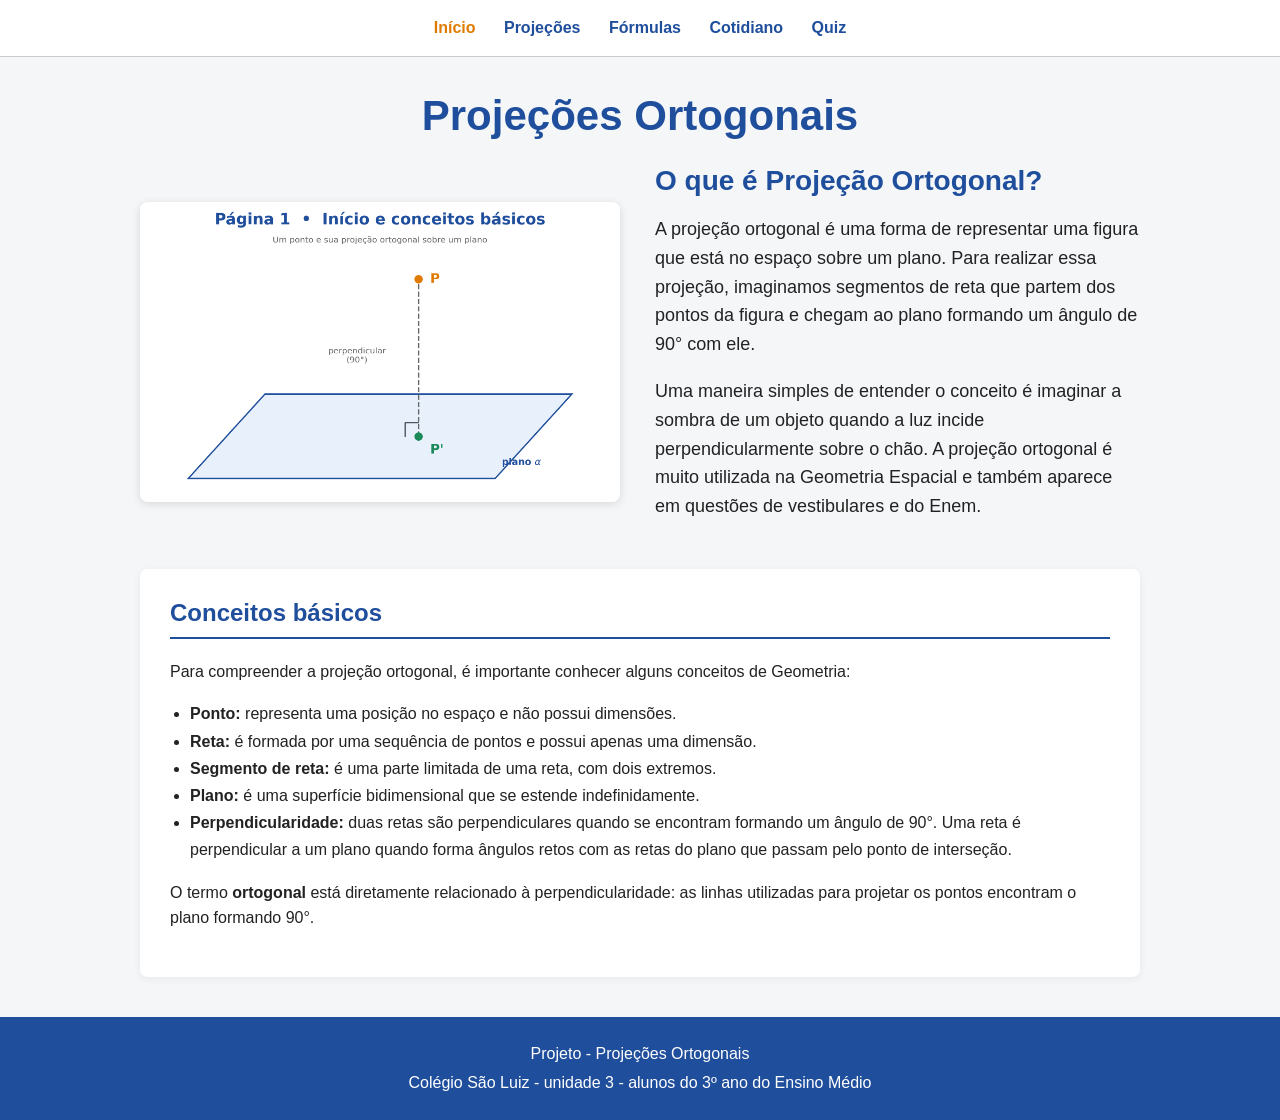
<file: index.html>
<!DOCTYPE html>
<html lang="pt-br">
<head>
    <meta charset="UTF-8">
    <meta name="viewport" content="width=device-width, initial-scale=1.0">
    <title>Início | Projeções Ortogonais</title>
    <link rel="stylesheet" href="style.css">
</head>
<body>
    <nav>
        <a href="index.html" class="ativo">Início</a>
        <a href="projecoes.html">Projeções</a>
        <a href="formulas.html">Fórmulas</a>
        <a href="cotidiano.html">Cotidiano</a>
        <a href="quiz.html">Quiz</a>
    </nav>
    <header>
        <h1>Projeções Ortogonais</h1>
        <div class="destaque-inicio">
            <img src="Imagens/pagina1.png" alt="Um ponto P e sua projeção ortogonal P' sobre um plano">
            <div class="texto-destaque">
                <h2>O que é Projeção Ortogonal?</h2>
                <p>A projeção ortogonal é uma forma de representar uma figura que está no espaço sobre um plano. Para realizar essa projeção, imaginamos segmentos de reta que partem dos pontos da figura e chegam ao plano formando um ângulo de 90° com ele.</p>
                <p>Uma maneira simples de entender o conceito é imaginar a sombra de um objeto quando a luz incide perpendicularmente sobre o chão. A projeção ortogonal é muito utilizada na Geometria Espacial e também aparece em questões de vestibulares e do Enem.</p>
            </div>
        </div>
    </header>
    <main>
        <section>
            <h2>Conceitos básicos</h2>
            <p>Para compreender a projeção ortogonal, é importante conhecer alguns conceitos de Geometria:</p>
            <ul class="lista-simples">
                <li><strong>Ponto:</strong> representa uma posição no espaço e não possui dimensões.</li>
                <li><strong>Reta:</strong> é formada por uma sequência de pontos e possui apenas uma dimensão.</li>
                <li><strong>Segmento de reta:</strong> é uma parte limitada de uma reta, com dois extremos.</li>
                <li><strong>Plano:</strong> é uma superfície bidimensional que se estende indefinidamente.</li>
                <li><strong>Perpendicularidade:</strong> duas retas são perpendiculares quando se encontram formando um ângulo de 90°. Uma reta é perpendicular a um plano quando forma ângulos retos com as retas do plano que passam pelo ponto de interseção.</li>
            </ul>
            <p>O termo <strong>ortogonal</strong> está diretamente relacionado à perpendicularidade: as linhas utilizadas para projetar os pontos encontram o plano formando 90°.</p>
        </section>
    </main>
    <footer>
        <p>Projeto - Projeções Ortogonais</p>
        <p>Colégio São Luiz - unidade 3 - alunos do 3º ano do Ensino Médio</p>
    </footer>
    <script src="script.js"></script>
</body>
</html>
</file>
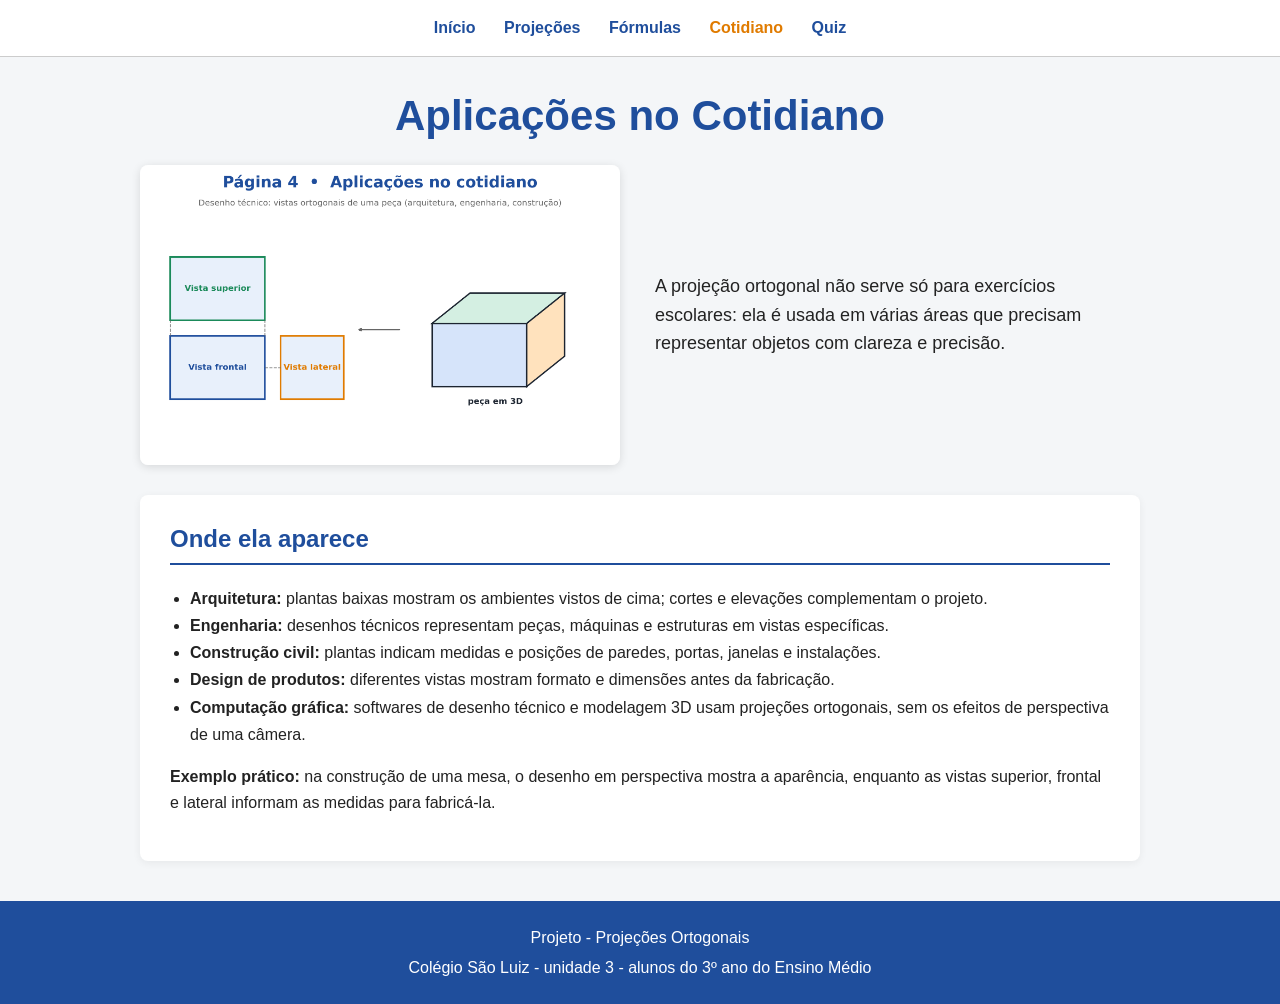
<file: cotidiano.html>
<!DOCTYPE html>
<html lang="pt-br">
<head>
    <meta charset="UTF-8">
    <meta name="viewport" content="width=device-width, initial-scale=1.0">
    <title>Cotidiano | Projeções Ortogonais</title>
    <link rel="stylesheet" href="style.css">
</head>
<body>
    <nav>
        <a href="index.html">Início</a>
        <a href="projecoes.html">Projeções</a>
        <a href="formulas.html">Fórmulas</a>
        <a href="cotidiano.html" class="ativo">Cotidiano</a>
        <a href="quiz.html">Quiz</a>
    </nav>
    <header>
        <h1>Aplicações no Cotidiano</h1>
        <div class="destaque-inicio">
            <img src="Imagens/pagina4.png" alt="Vistas frontal, superior e lateral de uma peça em desenho técnico">
            <div class="texto-destaque">
                <p>A projeção ortogonal não serve só para exercícios escolares: ela é usada em várias áreas que precisam representar objetos com clareza e precisão.</p>
            </div>
        </div>
    </header>
    <main>
        <section>
            <h2>Onde ela aparece</h2>
            <ul class="lista-simples">
                <li><strong>Arquitetura:</strong> plantas baixas mostram os ambientes vistos de cima; cortes e elevações complementam o projeto.</li>
                <li><strong>Engenharia:</strong> desenhos técnicos representam peças, máquinas e estruturas em vistas específicas.</li>
                <li><strong>Construção civil:</strong> plantas indicam medidas e posições de paredes, portas, janelas e instalações.</li>
                <li><strong>Design de produtos:</strong> diferentes vistas mostram formato e dimensões antes da fabricação.</li>
                <li><strong>Computação gráfica:</strong> softwares de desenho técnico e modelagem 3D usam projeções ortogonais, sem os efeitos de perspectiva de uma câmera.</li>
            </ul>
            <p><strong>Exemplo prático:</strong> na construção de uma mesa, o desenho em perspectiva mostra a aparência, enquanto as vistas superior, frontal e lateral informam as medidas para fabricá-la.</p>
        </section>
    </main>
    <footer>
        <p>Projeto - Projeções Ortogonais</p>
        <p>Colégio São Luiz - unidade 3 - alunos do 3º ano do Ensino Médio</p>
    </footer>

</body>
</html>
</file>
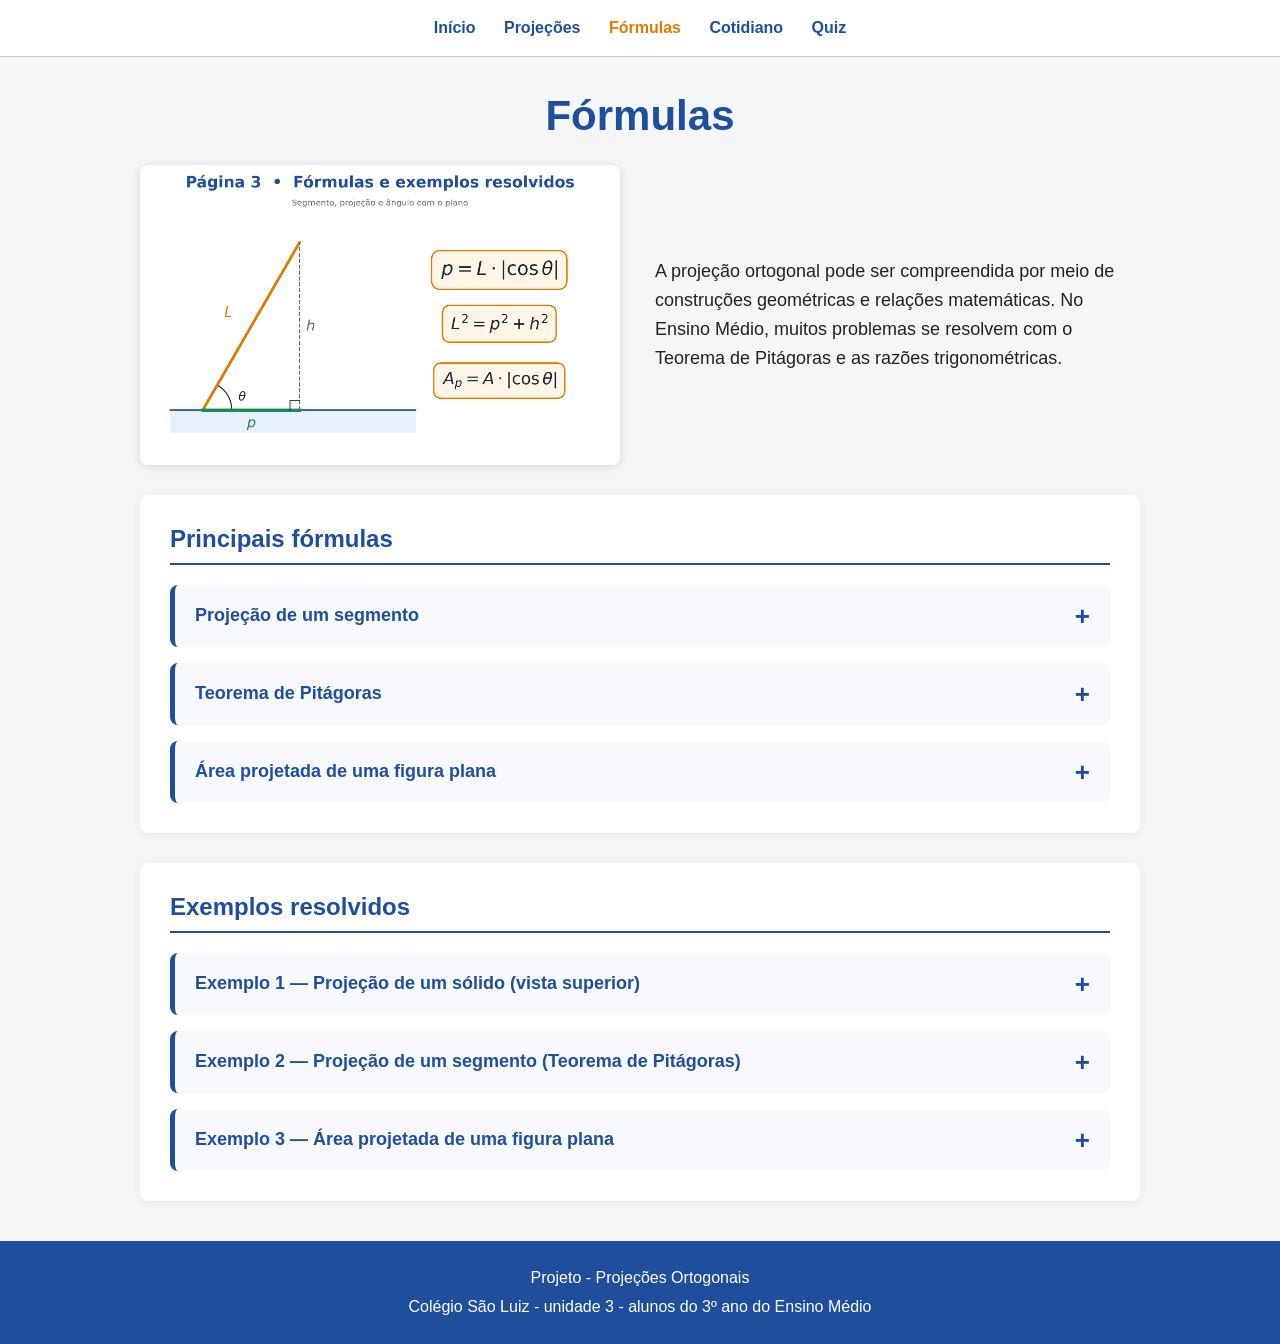
<file: formulas.html>
<!DOCTYPE html>
<html lang="pt-br">
<head>
    <meta charset="UTF-8">
    <meta name="viewport" content="width=device-width, initial-scale=1.0">
    <title>Fórmulas | Projeções Ortogonais</title>
    <link rel="stylesheet" href="style.css">
</head>
<body>
    <nav>
        <a href="index.html">Início</a>
        <a href="projecoes.html">Projeções</a>
        <a href="formulas.html" class="ativo">Fórmulas</a>
        <a href="cotidiano.html">Cotidiano</a>
        <a href="quiz.html">Quiz</a>
    </nav>
    <header>
        <h1>Fórmulas</h1>
        <div class="destaque-inicio">
            <img src="Imagens/pagina3.png" alt="Segmento, projeção e ângulo com o plano, com as principais fórmulas">
            <div class="texto-destaque">
                <p>A projeção ortogonal pode ser compreendida por meio de construções geométricas e relações matemáticas. No Ensino Médio, muitos problemas se resolvem com o Teorema de Pitágoras e as razões trigonométricas.</p>
            </div>
        </div>
    </header>
    <main>
        <section>
            <h2>Principais fórmulas</h2>
            <article class="acordeao">
                <button class="titulo-acordeao">Projeção de um segmento <span>+</span></button>
                <div class="conteudo-acordeao">
                    <img src="Imagens/formula-7-1.png" alt="Fórmula p = L · |cos θ| com exemplo">
                    <p>Quando o segmento não é perpendicular ao plano, o comprimento da projeção é <strong>p = L · |cos θ|</strong>, em que θ é o ângulo entre o segmento e o plano.</p>
                </div>
            </article>
            <article class="acordeao">
                <button class="titulo-acordeao">Teorema de Pitágoras <span>+</span></button>
                <div class="conteudo-acordeao">
                    <img src="Imagens/formula-7-2.png" alt="Fórmula L² = p² + h² com exemplo">
                    <p>O segmento, sua projeção e a distância ao plano formam um triângulo retângulo: <strong>L² = p² + h²</strong>.</p>
                </div>
            </article>
            <article class="acordeao">
                <button class="titulo-acordeao">Área projetada de uma figura plana <span>+</span></button>
                <div class="conteudo-acordeao">
                    <img src="Imagens/formula-7-3.png" alt="Fórmula Aₚ = A · |cos θ| com exemplo">
                    <p>A área projetada é <strong>Aₚ = A · |cos θ|</strong>, em que θ é o ângulo entre os planos. Atenção: identifique o ângulo correto antes de aplicar.</p>
                </div>
            </article>
        </section>
        <section>
            <h2>Exemplos resolvidos</h2>
            <article class="acordeao">
                <button class="titulo-acordeao">Exemplo 1 — Projeção de um sólido (vista superior) <span>+</span></button>
                <div class="conteudo-acordeao">
                    <p>Uma pirâmide regular de base quadrada está apoiada sobre sua base, em uma mesa. Uma pessoa a observa exatamente de cima, olhando na direção perpendicular à mesa. Qual figura ela vê?
<br><br>
A) Um triângulo <br>
B) Um quadrado sem nenhuma linha interna <br>
C) Um quadrado com as duas diagonais traçadas <br>
D) Um círculo <br>
E) Um losango sem linhas internas
<br><br>
Resolução:
<br>
1. Olhar de cima na perpendicular é fazer a projeção ortogonal sobre o plano da mesa. <br>
2. A base é um quadrado paralelo à mesa, então sua projeção é um quadrado idêntico. <br>
3. O vértice (topo) fica exatamente acima do centro da base, então sua projeção é o centro do quadrado. <br>
4. Cada aresta lateral liga o topo a um vértice da base, então sua projeção liga o centro a um canto do quadrado. Essas projeções formam as duas diagonais.
<br><br>
<strong>Resposta: C.</strong></p>
                    </div>
            </article>
            <article class="acordeao">
                <button class="titulo-acordeao">Exemplo 2 — Projeção de um segmento (Teorema de Pitágoras) <span>+</span></button>
                <div class="conteudo-acordeao">
                    <p>Um segmento AB mede 20 cm. A extremidade A está sobre um plano α e a extremidade B está a 12 cm de distância desse plano. Qual é o comprimento da projeção ortogonal de AB sobre α?
<br>
A) 8 cm <br>
B) 12 cm <br>
C) 14 cm <br>
D) 16 cm <br>
E) 32 cm 
<br><br>
Resolução:
<br>
1. A distância de B ao plano é o segmento perpendicular BB’, com h = 12 cm. <br>
2. O segmento AB, sua projeção AB’ e BB’ formam um triângulo retângulo, com hipotenusa L = 20 cm. <br>
3. Pelo Teorema de Pitágoras: L² = p² + h², então 20² = p² + 12². <br>
4. 400 = p² + 144, logo p² = 256 e p = 16.
<br><br>
<strong>Resposta: D (16 cm). Confirmando com a trigonometria: cos θ = 16/20 = 0,8, e 20 · 0,8 = 16.</strong></p>
                </div>
            </article>
            <article class="acordeao">
                <button class="titulo-acordeao">Exemplo 3 — Área projetada de uma figura plana <span>+</span></button>
                <div class="conteudo-acordeao">
                    <p>Uma placa plana retangular de 30 cm por 20 cm está inclinada em relação ao chão. Quando iluminada por raios de luz perpendiculares ao chão, ela projeta no chão uma sombra de área 300√3 cm². Qual é o ângulo entre a placa e o chão?
<br>
A) 15° <br>
B) 30° <br>
C) 45° <br>
D) 60° <br>
E) 75° <br>
<br>
Resolução:
<br>
1. Os raios são perpendiculares ao chão, então a sombra é a projeção ortogonal da placa sobre o chão. <br>
2. A área da placa é A = 30 · 20 = 600 cm². <br>
3. Para figuras planas, a área projetada é Aₚ = A · |cos θ|, em que θ é o ângulo entre os planos. <br>
4. Substituindo: 300√3 = 600 · cos θ, então cos θ = 300√3 / 600 = √3/2. <br>
5. O ângulo com cosseno √3/2 é 30°. <br>
<br><br>
<strong>Resposta: B (30°).</strong></p>
                    
                </div>
            </article>
        </section>
    </main>
    <footer>
        <p>Projeto - Projeções Ortogonais</p>
        <p>Colégio São Luiz - unidade 3 - alunos do 3º ano do Ensino Médio</p>
    </footer>
    <script src="script.js"></script>
</body>
</html>
</file>
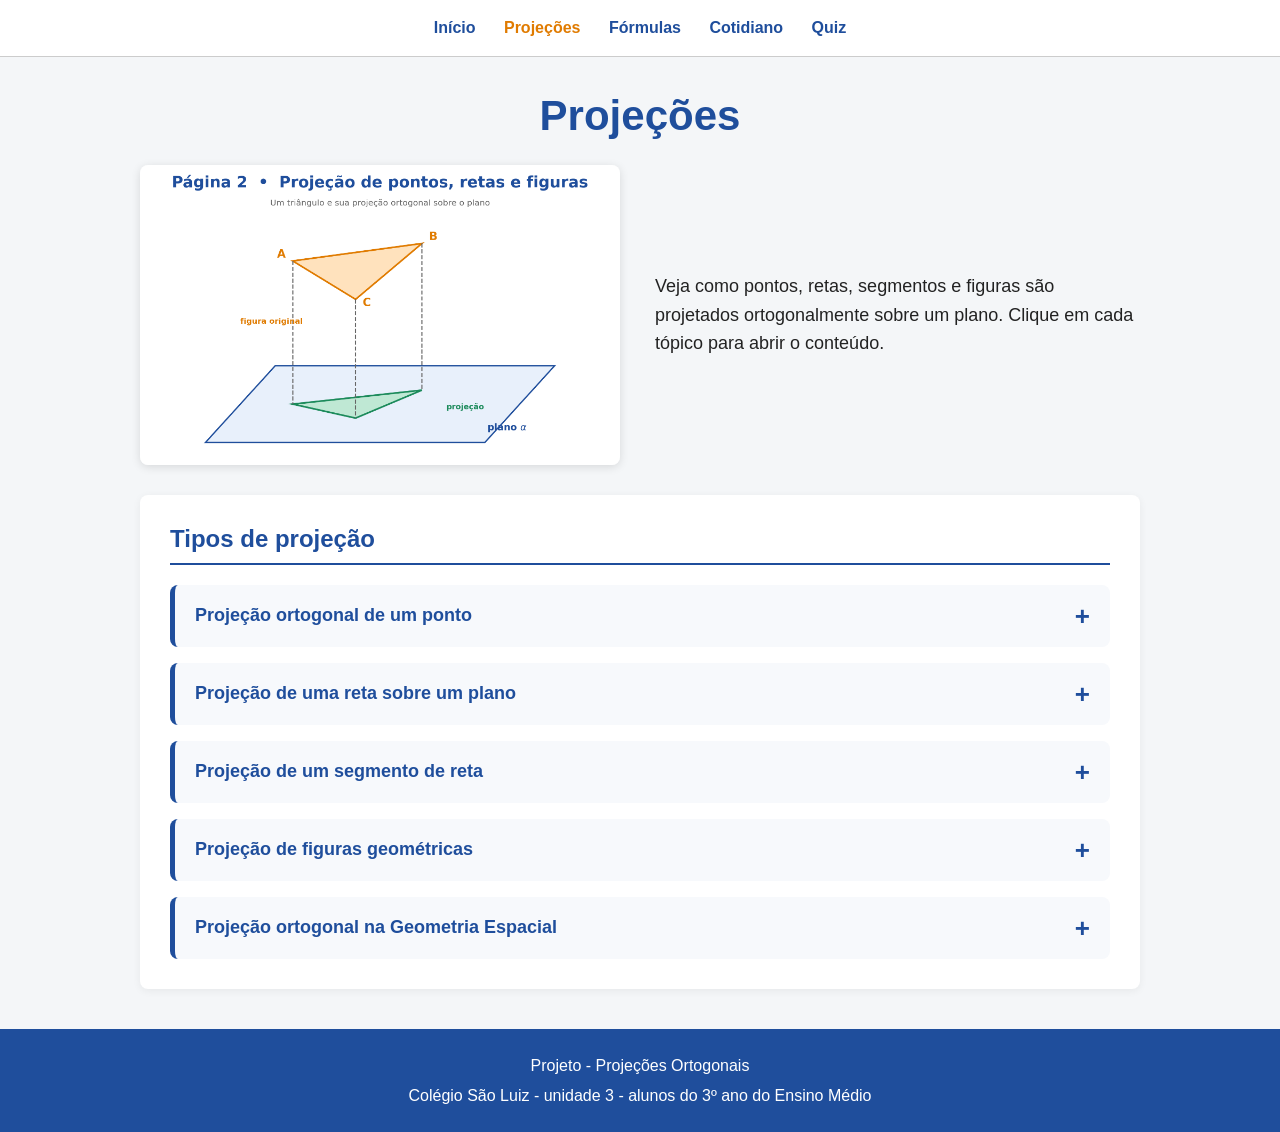
<file: projecoes.html>
<!DOCTYPE html>
<html lang="pt-br">
<head>
    <meta charset="UTF-8">
    <meta name="viewport" content="width=device-width, initial-scale=1.0">
    <title>Projeções | Projeções Ortogonais</title>
    <link rel="stylesheet" href="style.css">
</head>
<body>
    <nav>
        <a href="index.html">Início</a>
        <a href="projecoes.html" class="ativo">Projeções</a>
        <a href="formulas.html">Fórmulas</a>
        <a href="cotidiano.html">Cotidiano</a>
        <a href="quiz.html">Quiz</a>
    </nav>
    <header>
        <h1>Projeções</h1>
        <div class="destaque-inicio">
            <img src="Imagens/pagina2.png" alt="Um triângulo e sua projeção ortogonal sobre um plano">
            <div class="texto-destaque">
                <p>Veja como pontos, retas, segmentos e figuras são projetados ortogonalmente sobre um plano. Clique em cada tópico para abrir o conteúdo.</p>
            </div>
        </div>
    </header>
    <main>
        <section>
            <h2>Tipos de projeção</h2>
            <article class="acordeao">
                <button class="titulo-acordeao">Projeção ortogonal de um ponto <span>+</span></button>
                <div class="conteudo-acordeao">
                    <p>Para projetar um ponto sobre um plano, traçamos pelo ponto uma reta perpendicular ao plano. O ponto em que essa reta encontra o plano é a projeção ortogonal do ponto.</p>
                    <p>Se o ponto já pertence ao plano, sua projeção é ele mesmo. A projeção de um ponto sobre um plano é sempre outro ponto.</p>
                </div>
            </article>
            <article class="acordeao">
                <button class="titulo-acordeao">Projeção de uma reta sobre um plano <span>+</span></button>
                <div class="conteudo-acordeao">
                    <p>A projeção de uma reta sobre um plano pode ser outra reta ou um ponto. Quando a reta não é perpendicular ao plano, sua projeção é outra reta. Quando é perpendicular, todos os seus pontos são projetados sobre o mesmo ponto.</p>
                </div>
            </article>
            <article class="acordeao">
                <button class="titulo-acordeao">Projeção de um segmento de reta <span>+</span></button>
                <div class="conteudo-acordeao">
                    <p>Para projetar um segmento, projetamos suas duas extremidades sobre o plano e ligamos os pontos obtidos. Se o segmento é perpendicular ao plano, as duas extremidades têm a mesma projeção e o segmento vira um ponto.</p>
                </div>
            </article>
            <article class="acordeao">
                <button class="titulo-acordeao">Projeção de figuras geométricas <span>+</span></button>
                <div class="conteudo-acordeao">
                    <p>A projeção de uma figura é o conjunto das projeções de todos os seus pontos. O formato depende da orientação da figura em relação ao plano.</p>
                    <ul class="lista-simples">
                        <li>Quadrado paralelo ao plano: mantém o formato e as dimensões.</li>
                        <li>Quadrado inclinado: pode virar um paralelogramo.</li>
                        <li>Segmento perpendicular ao plano: vira um ponto.</li>
                        <li>Cubo apoiado sobre uma face: a vista superior é um quadrado.</li>
                        <li>Triângulo inclinado: comprimentos e ângulos podem mudar.</li>
                    </ul>
                    <p>A projeção ortogonal não é uma fotografia: as linhas de projeção são paralelas e perpendiculares ao plano, então a distância do observador não altera o tamanho representado.</p>
                </div>
            </article>
            <article class="acordeao">
                <button class="titulo-acordeao">Projeção ortogonal na Geometria Espacial <span>+</span></button>
                <div class="conteudo-acordeao">
                    <p>A Geometria Espacial estuda objetos de três dimensões. A projeção ortogonal os representa em um plano por meio de diferentes vistas: <strong>superior</strong> (de cima), <strong>frontal</strong> (de frente) e <strong>lateral</strong> (de lado).</p>
                    <p>Um cubo alinhado aos planos tem vistas quadradas. Uma pirâmide de base quadrada tem um quadrado na vista superior e um triângulo na vista frontal. A projeção também ajuda a estudar distâncias e ângulos entre pontos, retas e planos.</p>
                </div>
            </article>
        </section>
    </main>
    <footer>
        <p>Projeto - Projeções Ortogonais</p>
        <p>Colégio São Luiz - unidade 3 - alunos do 3º ano do Ensino Médio</p>
    </footer>
    <script src="script.js"></script>
</body>
</html>
</file>
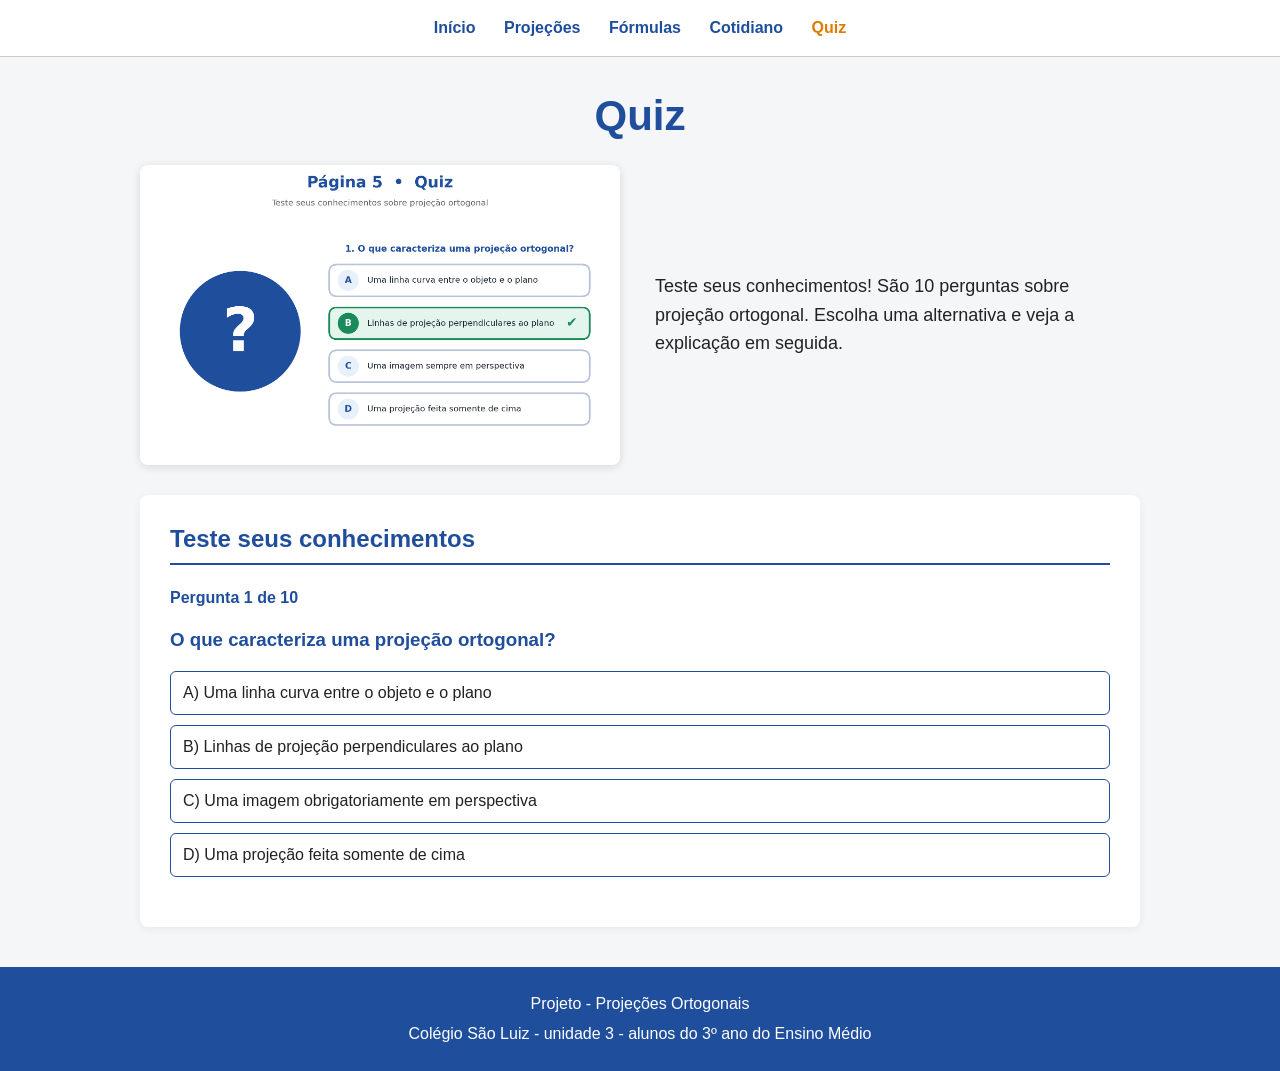
<file: quiz.html>
<!DOCTYPE html>
<html lang="pt-br">
<head>
    <meta charset="UTF-8">
    <meta name="viewport" content="width=device-width, initial-scale=1.0">
    <title>Quiz | Projeções Ortogonais</title>
    <link rel="stylesheet" href="style.css">
</head>
<body>
    <nav>
        <a href="index.html">Início</a>
        <a href="projecoes.html">Projeções</a>
        <a href="formulas.html">Fórmulas</a>
        <a href="cotidiano.html">Cotidiano</a>
        <a href="quiz.html" class="ativo">Quiz</a>
    </nav>
    <header>
        <h1>Quiz</h1>
        <div class="destaque-inicio">
            <img src="Imagens/pagina5.png" alt="Quiz sobre projeção ortogonal">
            <div class="texto-destaque">
                <p>Teste seus conhecimentos! São 10 perguntas sobre projeção ortogonal. Escolha uma alternativa e veja a explicação em seguida.</p>
            </div>
        </div>
    </header>
    <main>
        <section>
            <h2>Teste seus conhecimentos</h2>
            <div id="quiz-container">
                <p id="progresso"></p>
                <h3 id="pergunta"></h3>
                <div id="alternativas"></div>
                <p id="feedback"></p>
                <button id="proxima" onclick="proximaPergunta()">Próxima pergunta</button>
            </div>
        </section>
    </main>
    <footer>
        <p>Projeto - Projeções Ortogonais</p>
        <p>Colégio São Luiz - unidade 3 - alunos do 3º ano do Ensino Médio</p>
    </footer>
    <script src="script.js"></script>
</body>
</html>
</file>
<file: style.css>
:root{--primary-color:#1f4e9c;--accent-color:#e07b00;--bg-light:#f4f6f8;--bg-card:#f7f9fc;--text-dark:#222;--radius:8px}
*{box-sizing:border-box}
html{scroll-behavior:smooth}
body{margin:0;font-family:Arial,sans-serif;background:var(--bg-light);color:var(--text-dark)}
p{line-height:1.6}
nav{background:#fff;padding:15px;border-bottom:1px solid #ccc;position:sticky;top:0;z-index:1000;text-align:center}
nav a{color:var(--primary-color);text-decoration:none;margin:0 12px;font-weight:bold;display:inline-block;padding:4px 0}
nav a:hover,nav a.ativo{color:var(--accent-color)}
header{text-align:center;padding:35px 20px 10px}
header h1{margin:0;font-size:42px;color:var(--primary-color)}
main{width:90%;max-width:1000px;margin:auto}
section{background:#fff;margin:20px 0 30px;padding:30px;border-radius:var(--radius);box-shadow:0 2px 8px rgba(0,0,0,.06)}
section h2{color:var(--primary-color);border-bottom:2px solid var(--primary-color);padding-bottom:10px;margin-top:0}
.destaque-inicio{max-width:1000px;margin:25px auto 0;display:flex;align-items:center;gap:35px;text-align:left}
.destaque-inicio img{width:48%;height:auto;border-radius:var(--radius);box-shadow:0 2px 10px rgba(0,0,0,.12)}
.texto-destaque{flex:1}
.texto-destaque h2{font-size:28px;margin:0 0 15px;color:var(--primary-color)}
.texto-destaque p{font-size:18px}
.acordeao{background:var(--bg-card);padding:18px 20px;margin-top:16px;border-left:5px solid var(--primary-color);border-radius:var(--radius)}
.titulo-acordeao{width:100%;background:transparent;border:none;padding:0;font:bold 18px Arial,sans-serif;color:var(--primary-color);cursor:pointer;display:flex;justify-content:space-between;align-items:center;text-align:left;gap:12px}
.titulo-acordeao span{font-size:26px;line-height:1}
.conteudo-acordeao{display:none;margin-top:15px}
.conteudo-acordeao img,.formula-img{display:block;width:100%;max-width:850px;height:auto;margin:10px auto 18px;border-radius:var(--radius);box-shadow:0 2px 10px rgba(0,0,0,.15)}
.lista-simples{padding-left:20px;line-height:1.7}
#quiz-container{margin-top:20px}
#progresso{font-weight:bold;color:var(--primary-color)}
#pergunta{color:var(--primary-color)}
#alternativas{display:flex;flex-direction:column;gap:10px;margin:20px 0}
#alternativas button{padding:12px;border:1px solid var(--primary-color);border-radius:6px;background:#fff;cursor:pointer;text-align:left;font-size:16px;color:var(--text-dark)}
#alternativas button:hover:not(:disabled){background:#e8edf2}
#alternativas button.correta{background:#d4edda;border-color:#2e7d32;color:#1b5e20}
#alternativas button.errada{background:#f8d7da;border-color:#c62828;color:#8e0000}
#alternativas button:disabled{cursor:default}
#feedback{margin-top:15px;padding:12px;background:var(--bg-light);border-radius:6px;font-weight:bold}
#feedback:empty{display:none}
#proxima,#refazer{background:var(--primary-color);color:#fff;border:none;padding:12px 20px;border-radius:6px;cursor:pointer;font-weight:bold}
#proxima{display:none}
#proxima:hover,#refazer:hover{background:var(--accent-color)}
footer{background:var(--primary-color);color:#fff;text-align:center;padding:20px;margin-top:40px}
footer p{margin:4px 0}
@media(max-width:700px){
header h1{font-size:30px}
.destaque-inicio{flex-direction:column;gap:20px}
.destaque-inicio img{width:100%}
section{padding:20px}
nav a{margin:0 8px;font-size:14px}
.titulo-acordeao{font-size:16px}
}
</file>
